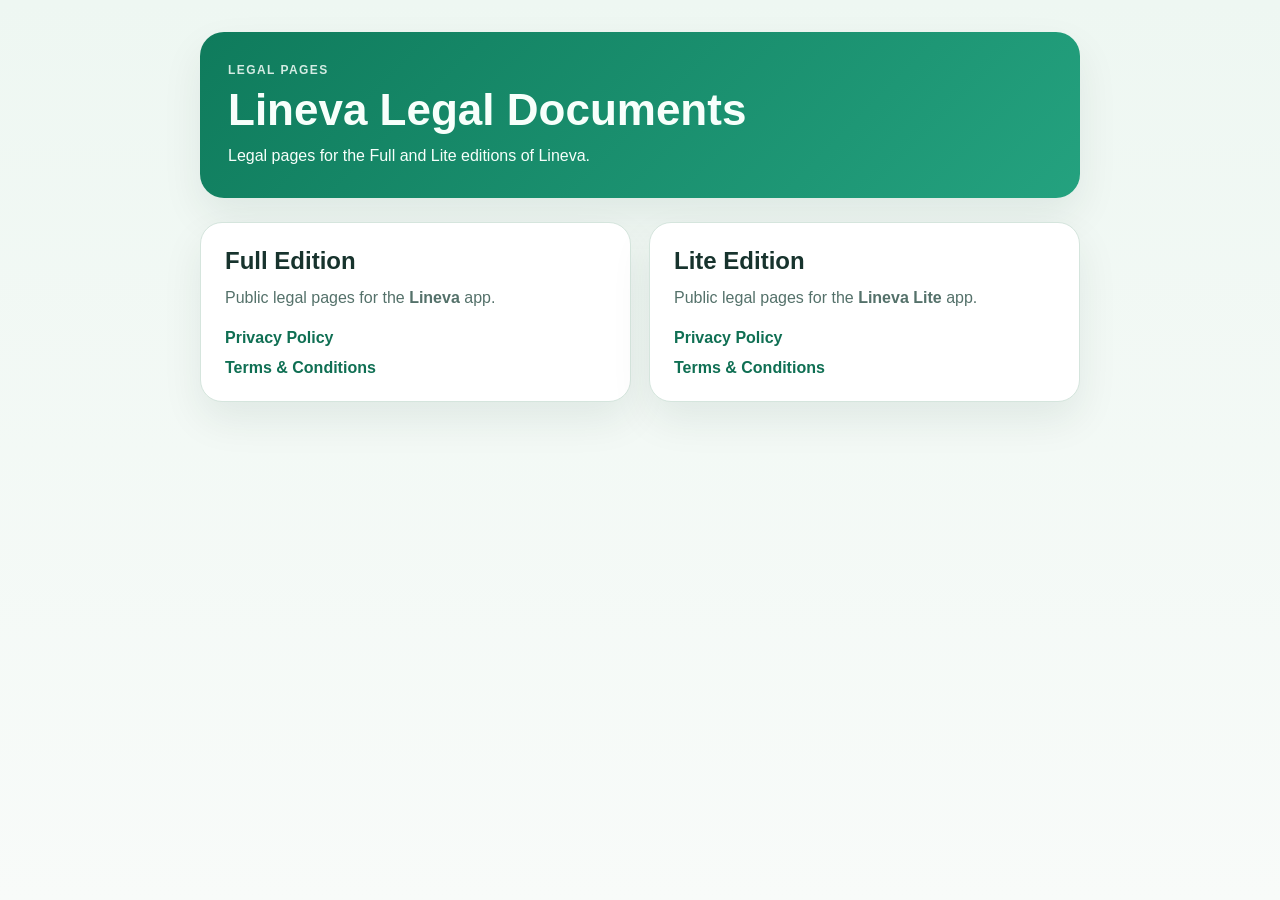
<file: index.html>
<!doctype html>
<html lang="en">

<head>
  <meta charset="utf-8">
  <meta name="viewport" content="width=device-width, initial-scale=1">
  <title>Lineva Legal</title>
  <link rel="stylesheet" href="./styles.css">
</head>

<body>
  <main class="shell shell--home">
    <section class="hero">
      <span class="eyebrow">Legal Pages</span>
      <h1>Lineva Legal Documents</h1>
      <p>Legal pages for the Full and Lite editions of Lineva.</p>
    </section>

    <section class="card-grid">
      <article class="card">
        <h2>Full Edition</h2>
        <p>Public legal pages for the <strong>Lineva</strong> app.</p>
        <nav class="link-list">
          <a href="./privacy-policy-full.html">Privacy Policy</a>
          <a href="./terms-and-conditions-full.html">Terms &amp; Conditions</a>
        </nav>
      </article>

      <article class="card">
        <h2>Lite Edition</h2>
        <p>Public legal pages for the <strong>Lineva Lite</strong> app.</p>
        <nav class="link-list">
          <a href="./privacy-policy-lite.html">Privacy Policy</a>
          <a href="./terms-and-conditions-lite.html">Terms &amp; Conditions</a>
        </nav>
      </article>
    </section>
  </main>
</body>

</html>
</file>
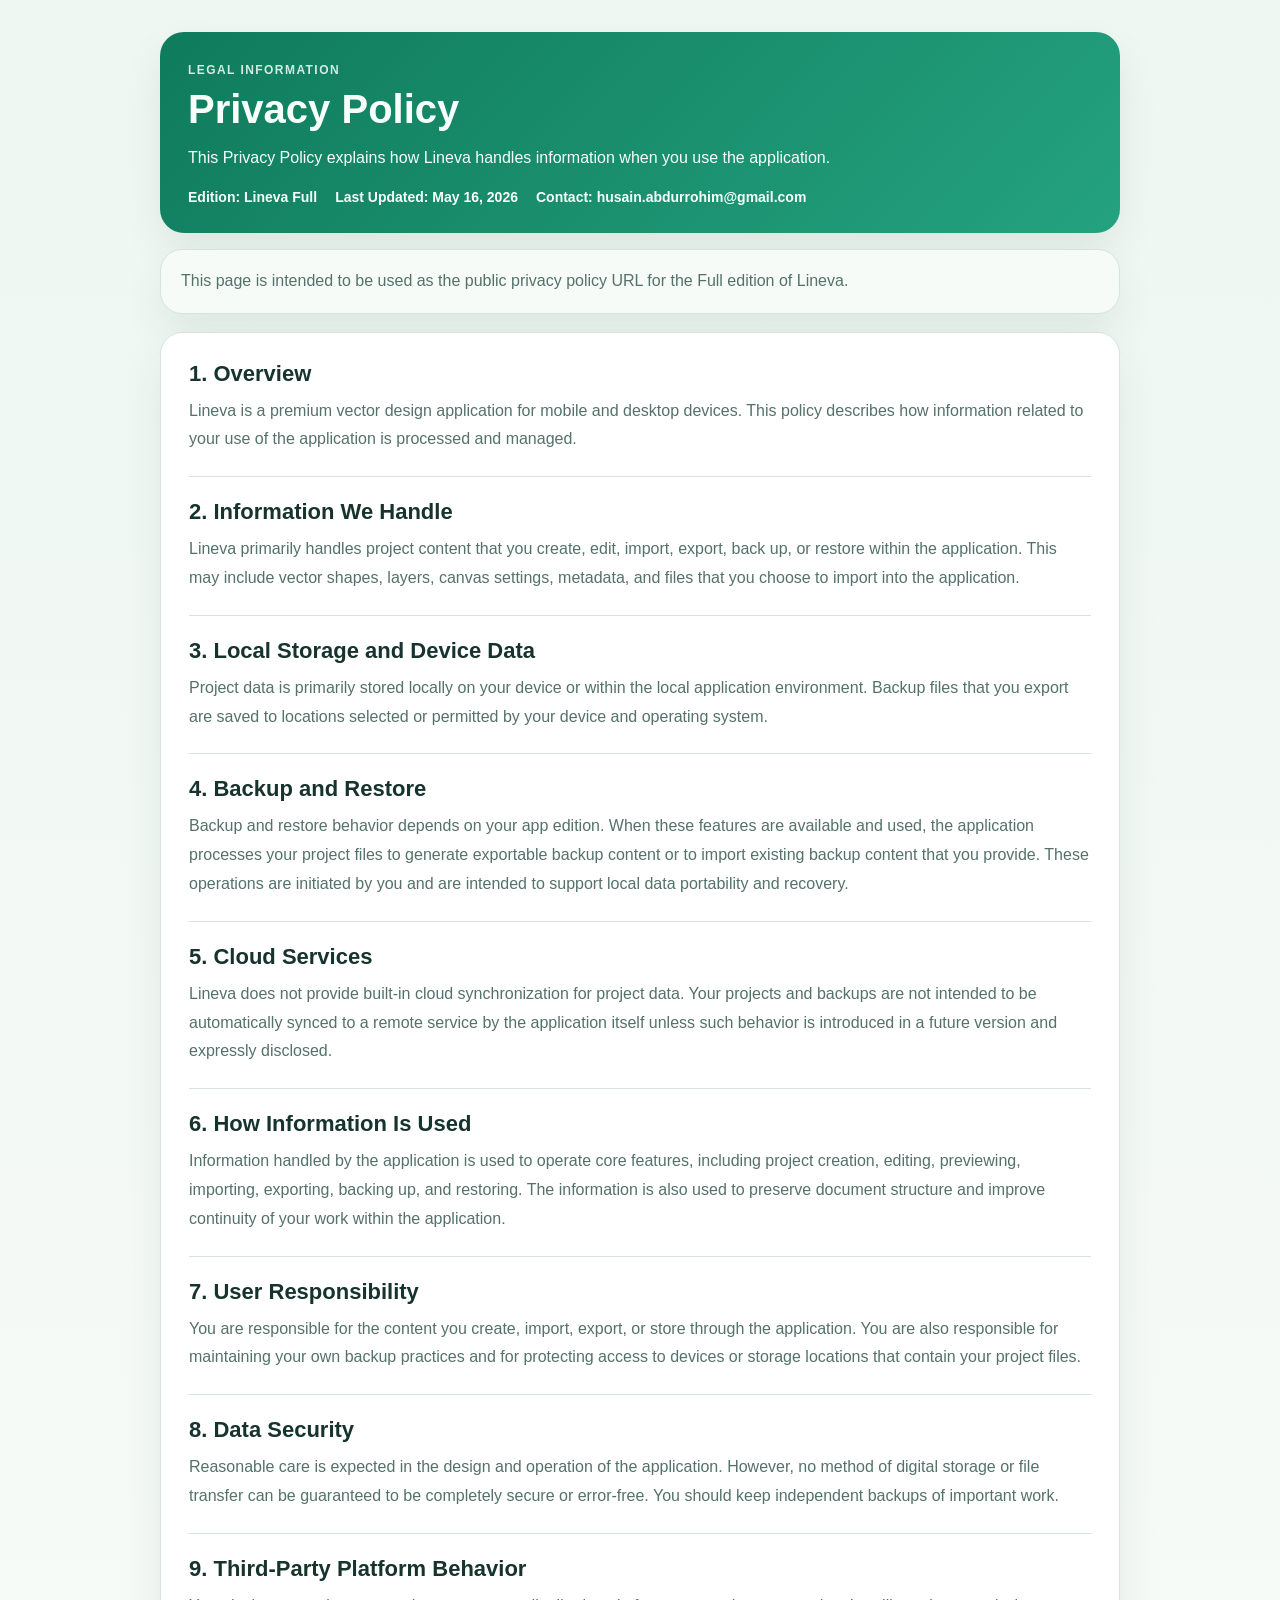
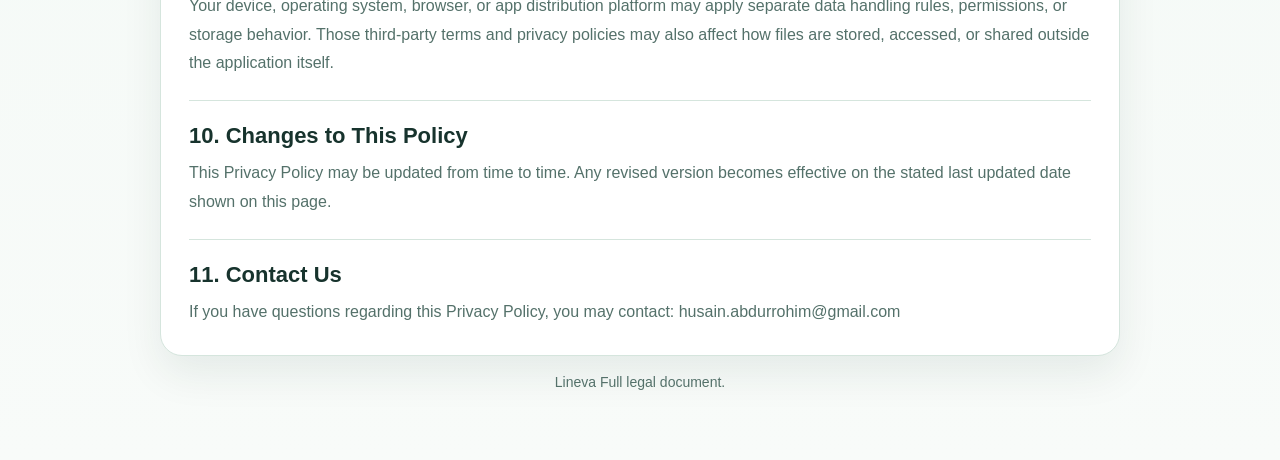
<file: privacy-policy-full.html>
<!doctype html>
<html lang="en">

<head>
  <meta charset="utf-8">
  <meta name="viewport" content="width=device-width, initial-scale=1">
  <title>Lineva Privacy Policy</title>
  <link rel="stylesheet" href="./styles.css">
</head>

<body>
  <main class="shell">
    <section class="legal-hero">
      <span class="eyebrow">Legal Information</span>
      <h1>Privacy Policy</h1>
      <p>This Privacy Policy explains how Lineva handles information when you use the application.</p>
      <div class="meta">
        <span>Edition: Lineva Full</span>
        <span>Last Updated: May 16, 2026</span>
        <span>Contact: husain.abdurrohim@gmail.com</span>
      </div>
    </section>

    <section class="notice">
      <p>This page is intended to be used as the public privacy policy URL for the Full edition of Lineva.</p>
    </section>

    <section class="legal-body">
      <section class="legal-section">
        <h2>1. Overview</h2>
        <p>Lineva is a premium vector design application for mobile and desktop devices. This policy describes how
          information related to your use of the application is processed and managed.</p>
      </section>
      <section class="legal-section">
        <h2>2. Information We Handle</h2>
        <p>Lineva primarily handles project content that you create, edit, import, export, back up, or restore within
          the application. This may include vector shapes, layers, canvas settings, metadata, and files that you choose
          to import into the application.</p>
      </section>
      <section class="legal-section">
        <h2>3. Local Storage and Device Data</h2>
        <p>Project data is primarily stored locally on your device or within the local application environment. Backup
          files that you export are saved to locations selected or permitted by your device and operating system.</p>
      </section>
      <section class="legal-section">
        <h2>4. Backup and Restore</h2>
        <p>Backup and restore behavior depends on your app edition. When these features are available and used, the
          application processes your project files to generate exportable backup content or to import existing backup
          content that you provide. These operations are initiated by you and are intended to support local data
          portability and recovery.</p>
      </section>
      <section class="legal-section">
        <h2>5. Cloud Services</h2>
        <p>Lineva does not provide built-in cloud synchronization for project data. Your projects and backups are not
          intended to be automatically synced to a remote service by the application itself unless such behavior is
          introduced in a future version and expressly disclosed.</p>
      </section>
      <section class="legal-section">
        <h2>6. How Information Is Used</h2>
        <p>Information handled by the application is used to operate core features, including project creation, editing,
          previewing, importing, exporting, backing up, and restoring. The information is also used to preserve document
          structure and improve continuity of your work within the application.</p>
      </section>
      <section class="legal-section">
        <h2>7. User Responsibility</h2>
        <p>You are responsible for the content you create, import, export, or store through the application. You are
          also responsible for maintaining your own backup practices and for protecting access to devices or storage
          locations that contain your project files.</p>
      </section>
      <section class="legal-section">
        <h2>8. Data Security</h2>
        <p>Reasonable care is expected in the design and operation of the application. However, no method of digital
          storage or file transfer can be guaranteed to be completely secure or error-free. You should keep independent
          backups of important work.</p>
      </section>
      <section class="legal-section">
        <h2>9. Third-Party Platform Behavior</h2>
        <p>Your device, operating system, browser, or app distribution platform may apply separate data handling rules,
          permissions, or storage behavior. Those third-party terms and privacy policies may also affect how files are
          stored, accessed, or shared outside the application itself.</p>
      </section>
      <section class="legal-section">
        <h2>10. Changes to This Policy</h2>
        <p>This Privacy Policy may be updated from time to time. Any revised version becomes effective on the stated
          last updated date shown on this page.</p>
      </section>
      <section class="legal-section">
        <h2>11. Contact Us</h2>
        <p>If you have questions regarding this Privacy Policy, you may contact: husain.abdurrohim@gmail.com</p>
      </section>
    </section>

    <p class="footer">Lineva Full legal document.</p>
  </main>
</body>

</html>
</file>
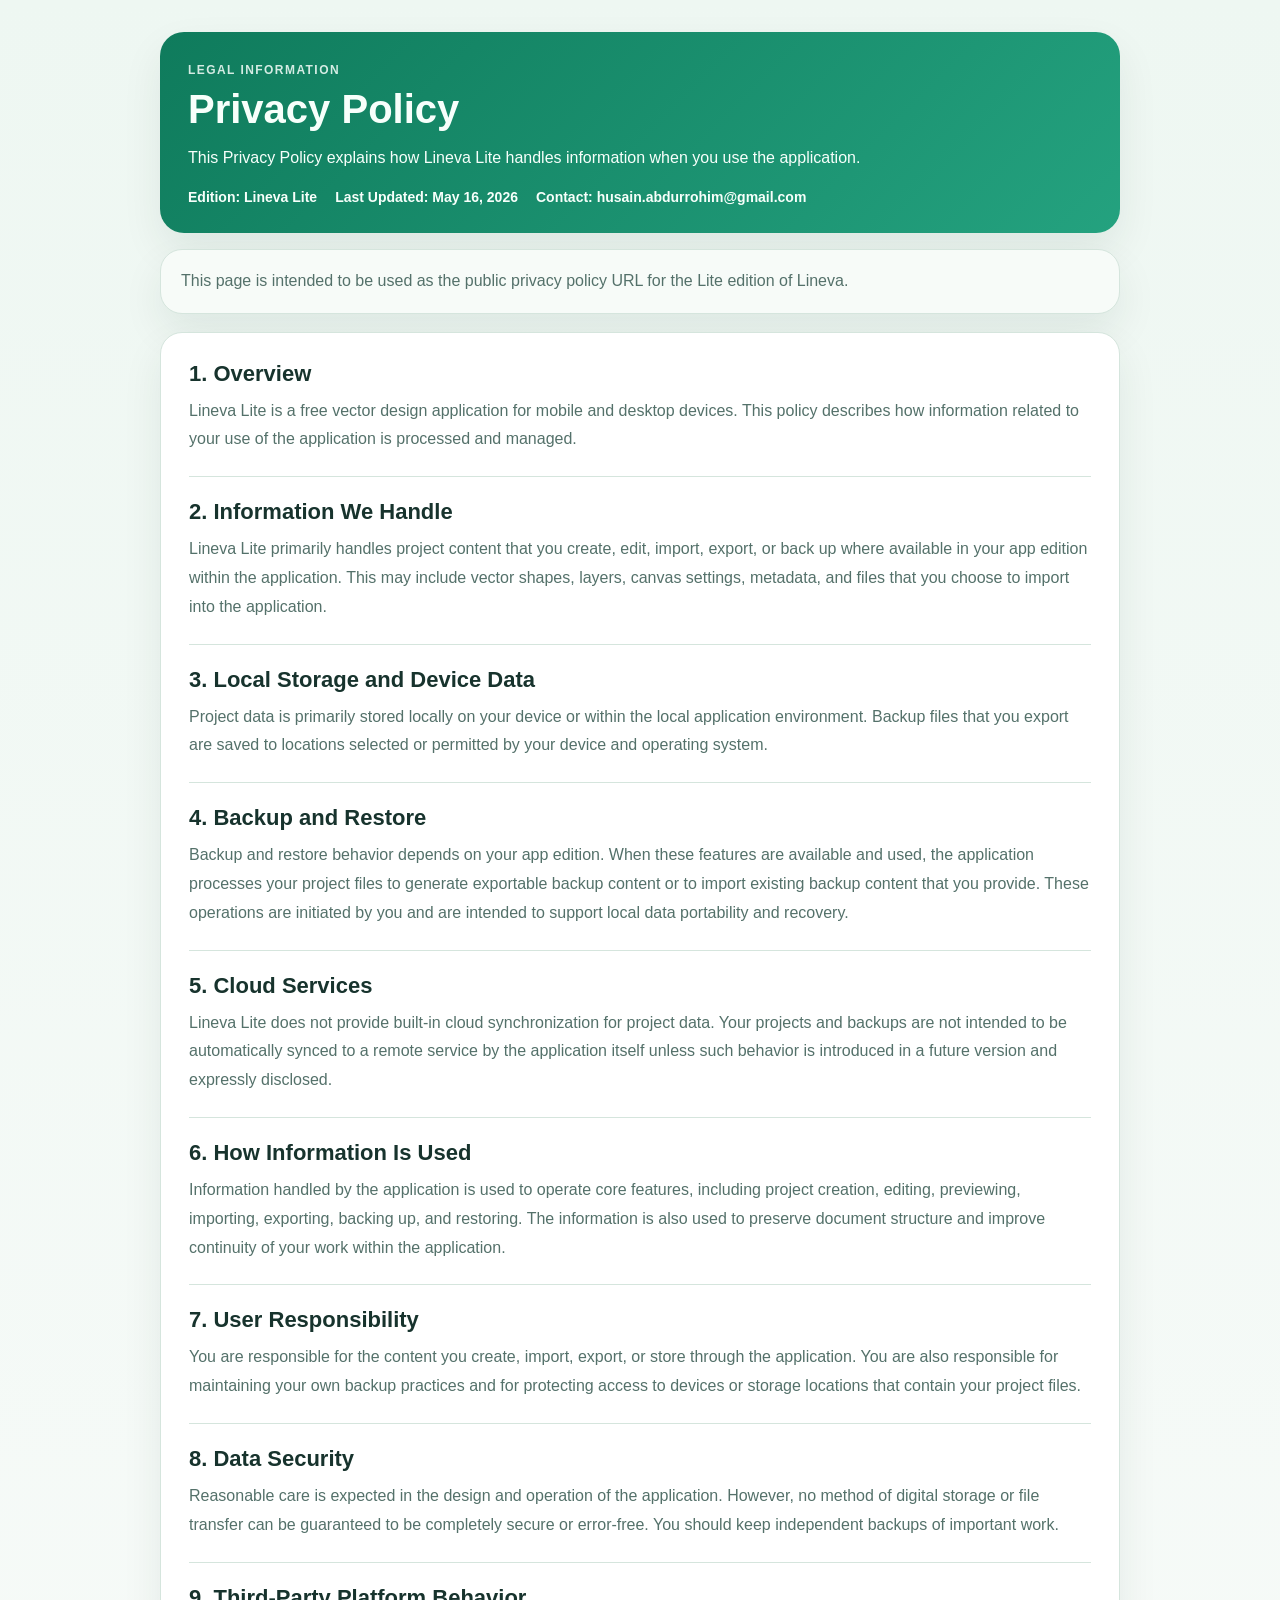
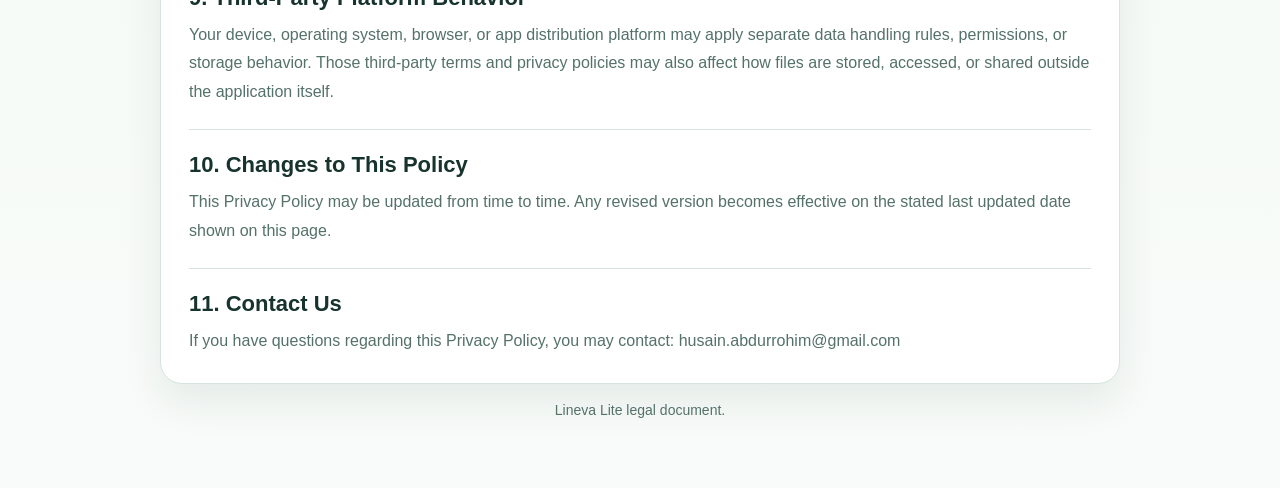
<file: privacy-policy-lite.html>
<!doctype html>
<html lang="en">

<head>
  <meta charset="utf-8">
  <meta name="viewport" content="width=device-width, initial-scale=1">
  <title>Lineva Lite Privacy Policy</title>
  <link rel="stylesheet" href="./styles.css">
</head>

<body>
  <main class="shell">
    <section class="legal-hero">
      <span class="eyebrow">Legal Information</span>
      <h1>Privacy Policy</h1>
      <p>This Privacy Policy explains how Lineva Lite handles information when you use the application.</p>
      <div class="meta">
        <span>Edition: Lineva Lite</span>
        <span>Last Updated: May 16, 2026</span>
        <span>Contact: husain.abdurrohim@gmail.com</span>
      </div>
    </section>

    <section class="notice">
      <p>This page is intended to be used as the public privacy policy URL for the Lite edition of Lineva.</p>
    </section>

    <section class="legal-body">
      <section class="legal-section">
        <h2>1. Overview</h2>
        <p>Lineva Lite is a free vector design application for mobile and desktop devices. This policy describes how
          information related to your use of the application is processed and managed.</p>
      </section>
      <section class="legal-section">
        <h2>2. Information We Handle</h2>
        <p>Lineva Lite primarily handles project content that you create, edit, import, export, or back up where
          available in your app edition within the application. This may include vector shapes, layers, canvas settings,
          metadata, and files that you choose to import into the application.</p>
      </section>
      <section class="legal-section">
        <h2>3. Local Storage and Device Data</h2>
        <p>Project data is primarily stored locally on your device or within the local application environment. Backup
          files that you export are saved to locations selected or permitted by your device and operating system.</p>
      </section>
      <section class="legal-section">
        <h2>4. Backup and Restore</h2>
        <p>Backup and restore behavior depends on your app edition. When these features are available and used, the
          application processes your project files to generate exportable backup content or to import existing backup
          content that you provide. These operations are initiated by you and are intended to support local data
          portability and recovery.</p>
      </section>
      <section class="legal-section">
        <h2>5. Cloud Services</h2>
        <p>Lineva Lite does not provide built-in cloud synchronization for project data. Your projects and backups are
          not intended to be automatically synced to a remote service by the application itself unless such behavior is
          introduced in a future version and expressly disclosed.</p>
      </section>
      <section class="legal-section">
        <h2>6. How Information Is Used</h2>
        <p>Information handled by the application is used to operate core features, including project creation, editing,
          previewing, importing, exporting, backing up, and restoring. The information is also used to preserve document
          structure and improve continuity of your work within the application.</p>
      </section>
      <section class="legal-section">
        <h2>7. User Responsibility</h2>
        <p>You are responsible for the content you create, import, export, or store through the application. You are
          also responsible for maintaining your own backup practices and for protecting access to devices or storage
          locations that contain your project files.</p>
      </section>
      <section class="legal-section">
        <h2>8. Data Security</h2>
        <p>Reasonable care is expected in the design and operation of the application. However, no method of digital
          storage or file transfer can be guaranteed to be completely secure or error-free. You should keep independent
          backups of important work.</p>
      </section>
      <section class="legal-section">
        <h2>9. Third-Party Platform Behavior</h2>
        <p>Your device, operating system, browser, or app distribution platform may apply separate data handling rules,
          permissions, or storage behavior. Those third-party terms and privacy policies may also affect how files are
          stored, accessed, or shared outside the application itself.</p>
      </section>
      <section class="legal-section">
        <h2>10. Changes to This Policy</h2>
        <p>This Privacy Policy may be updated from time to time. Any revised version becomes effective on the stated
          last updated date shown on this page.</p>
      </section>
      <section class="legal-section">
        <h2>11. Contact Us</h2>
        <p>If you have questions regarding this Privacy Policy, you may contact: husain.abdurrohim@gmail.com</p>
      </section>
    </section>

    <p class="footer">Lineva Lite legal document.</p>
  </main>
</body>

</html>
</file>
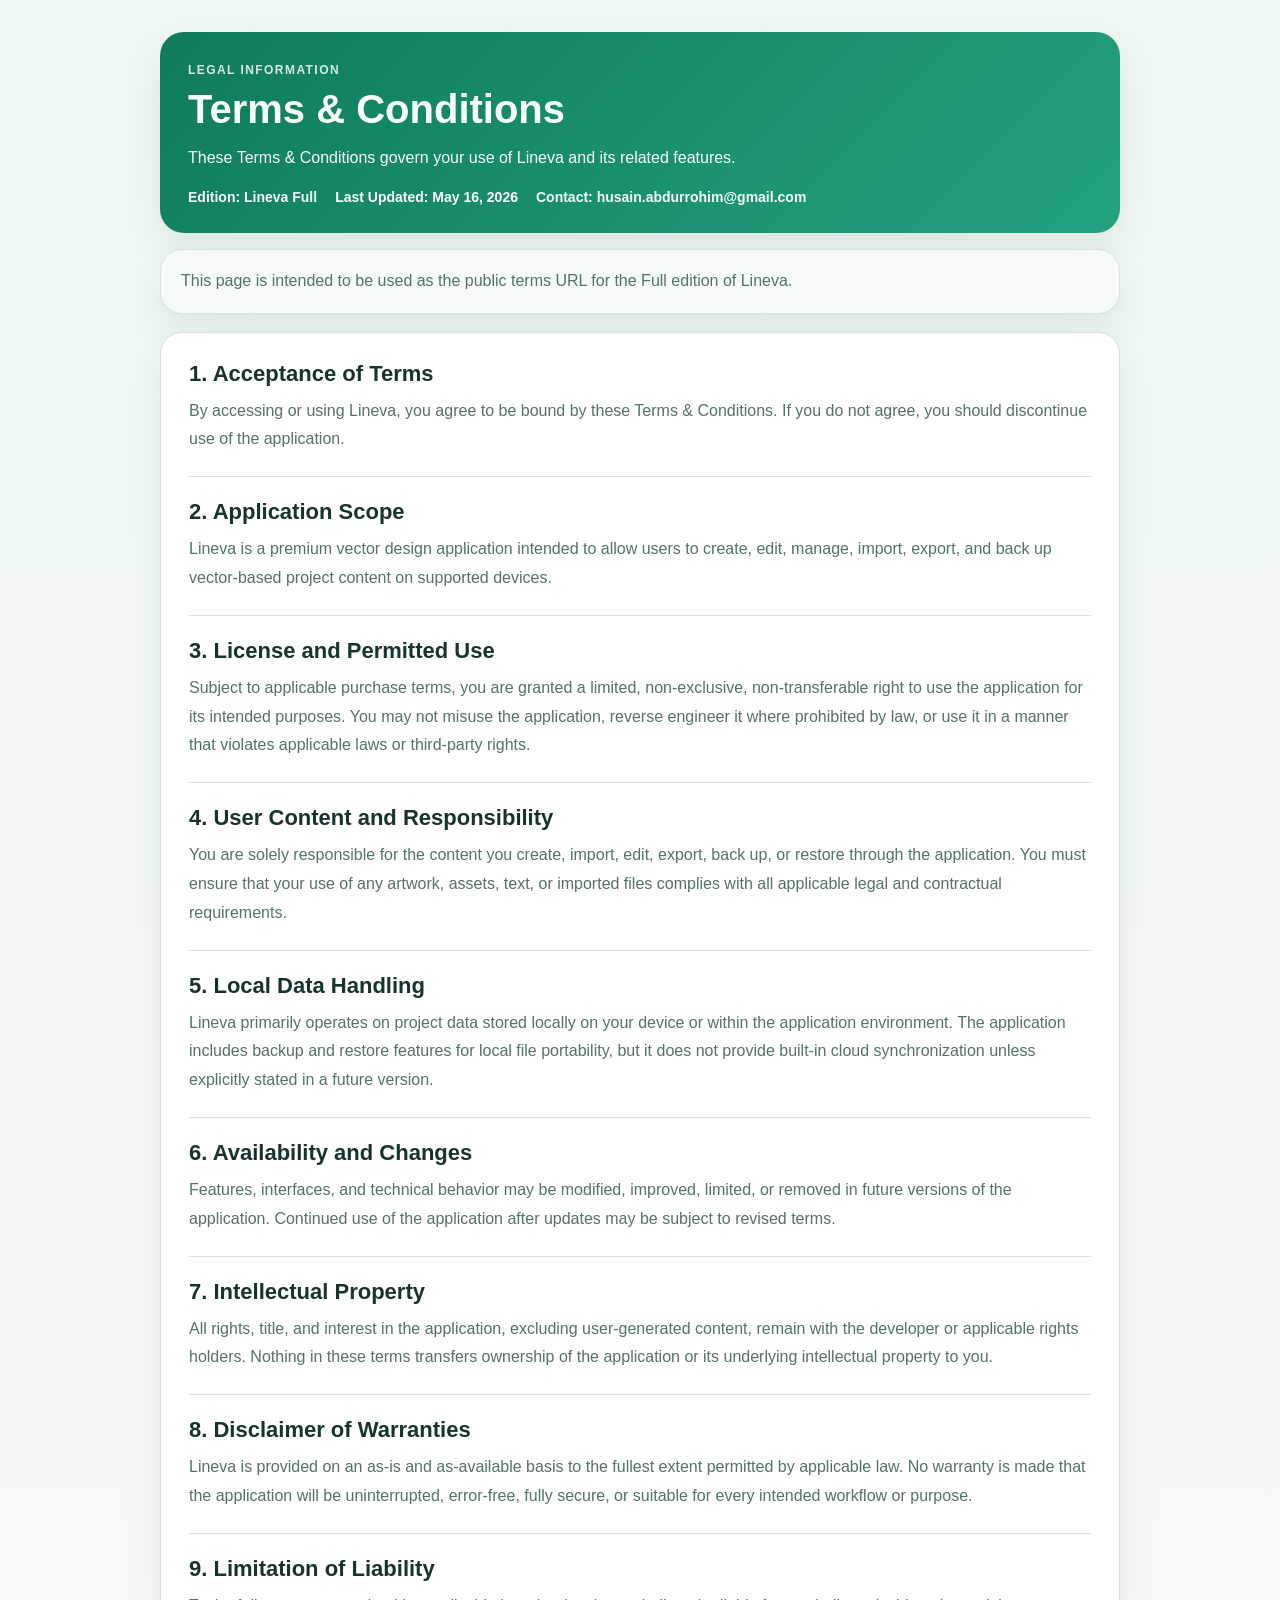
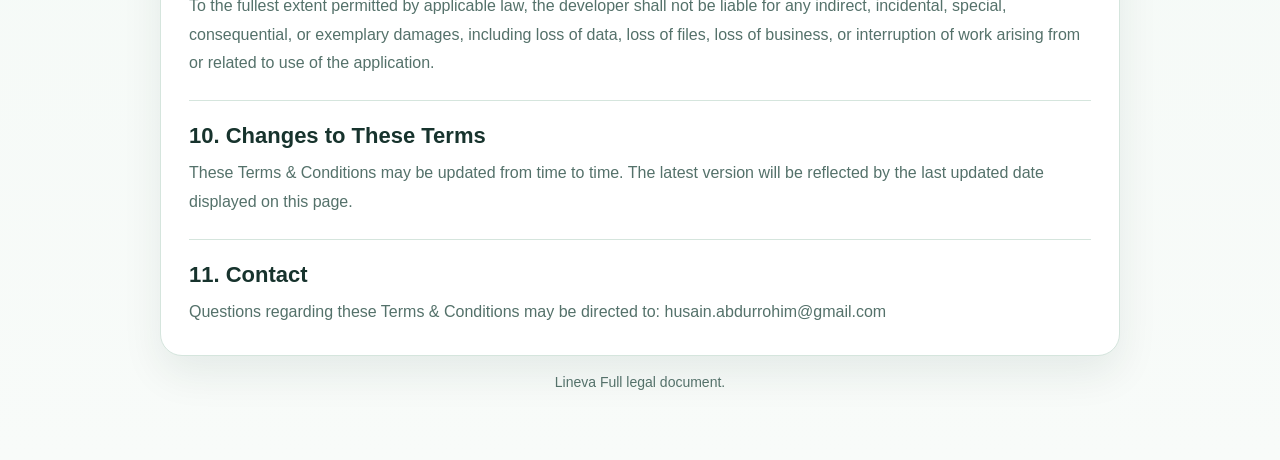
<file: terms-and-conditions-full.html>
<!doctype html>
<html lang="en">

<head>
  <meta charset="utf-8">
  <meta name="viewport" content="width=device-width, initial-scale=1">
  <title>Lineva Terms &amp; Conditions</title>
  <link rel="stylesheet" href="./styles.css">
</head>

<body>
  <main class="shell">
    <section class="legal-hero">
      <span class="eyebrow">Legal Information</span>
      <h1>Terms &amp; Conditions</h1>
      <p>These Terms &amp; Conditions govern your use of Lineva and its related features.</p>
      <div class="meta">
        <span>Edition: Lineva Full</span>
        <span>Last Updated: May 16, 2026</span>
        <span>Contact: husain.abdurrohim@gmail.com</span>
      </div>
    </section>

    <section class="notice">
      <p>This page is intended to be used as the public terms URL for the Full edition of Lineva.</p>
    </section>

    <section class="legal-body">
      <section class="legal-section">
        <h2>1. Acceptance of Terms</h2>
        <p>By accessing or using Lineva, you agree to be bound by these Terms &amp; Conditions. If you do not agree, you
          should discontinue use of the application.</p>
      </section>
      <section class="legal-section">
        <h2>2. Application Scope</h2>
        <p>Lineva is a premium vector design application intended to allow users to create, edit, manage, import,
          export, and back up vector-based project content on supported devices.</p>
      </section>
      <section class="legal-section">
        <h2>3. License and Permitted Use</h2>
        <p>Subject to applicable purchase terms, you are granted a limited, non-exclusive, non-transferable right to use
          the application for its intended purposes. You may not misuse the application, reverse engineer it where
          prohibited by law, or use it in a manner that violates applicable laws or third-party rights.</p>
      </section>
      <section class="legal-section">
        <h2>4. User Content and Responsibility</h2>
        <p>You are solely responsible for the content you create, import, edit, export, back up, or restore through the
          application. You must ensure that your use of any artwork, assets, text, or imported files complies with all
          applicable legal and contractual requirements.</p>
      </section>
      <section class="legal-section">
        <h2>5. Local Data Handling</h2>
        <p>Lineva primarily operates on project data stored locally on your device or within the application
          environment. The application includes backup and restore features for local file portability, but it does not
          provide built-in cloud synchronization unless explicitly stated in a future version.</p>
      </section>
      <section class="legal-section">
        <h2>6. Availability and Changes</h2>
        <p>Features, interfaces, and technical behavior may be modified, improved, limited, or removed in future
          versions of the application. Continued use of the application after updates may be subject to revised terms.
        </p>
      </section>
      <section class="legal-section">
        <h2>7. Intellectual Property</h2>
        <p>All rights, title, and interest in the application, excluding user-generated content, remain with the
          developer or applicable rights holders. Nothing in these terms transfers ownership of the application or its
          underlying intellectual property to you.</p>
      </section>
      <section class="legal-section">
        <h2>8. Disclaimer of Warranties</h2>
        <p>Lineva is provided on an as-is and as-available basis to the fullest extent permitted by applicable law. No
          warranty is made that the application will be uninterrupted, error-free, fully secure, or suitable for every
          intended workflow or purpose.</p>
      </section>
      <section class="legal-section">
        <h2>9. Limitation of Liability</h2>
        <p>To the fullest extent permitted by applicable law, the developer shall not be liable for any indirect,
          incidental, special, consequential, or exemplary damages, including loss of data, loss of files, loss of
          business, or interruption of work arising from or related to use of the application.</p>
      </section>
      <section class="legal-section">
        <h2>10. Changes to These Terms</h2>
        <p>These Terms &amp; Conditions may be updated from time to time. The latest version will be reflected by the
          last updated date displayed on this page.</p>
      </section>
      <section class="legal-section">
        <h2>11. Contact</h2>
        <p>Questions regarding these Terms &amp; Conditions may be directed to: husain.abdurrohim@gmail.com</p>
      </section>
    </section>

    <p class="footer">Lineva Full legal document.</p>
  </main>
</body>

</html>
</file>
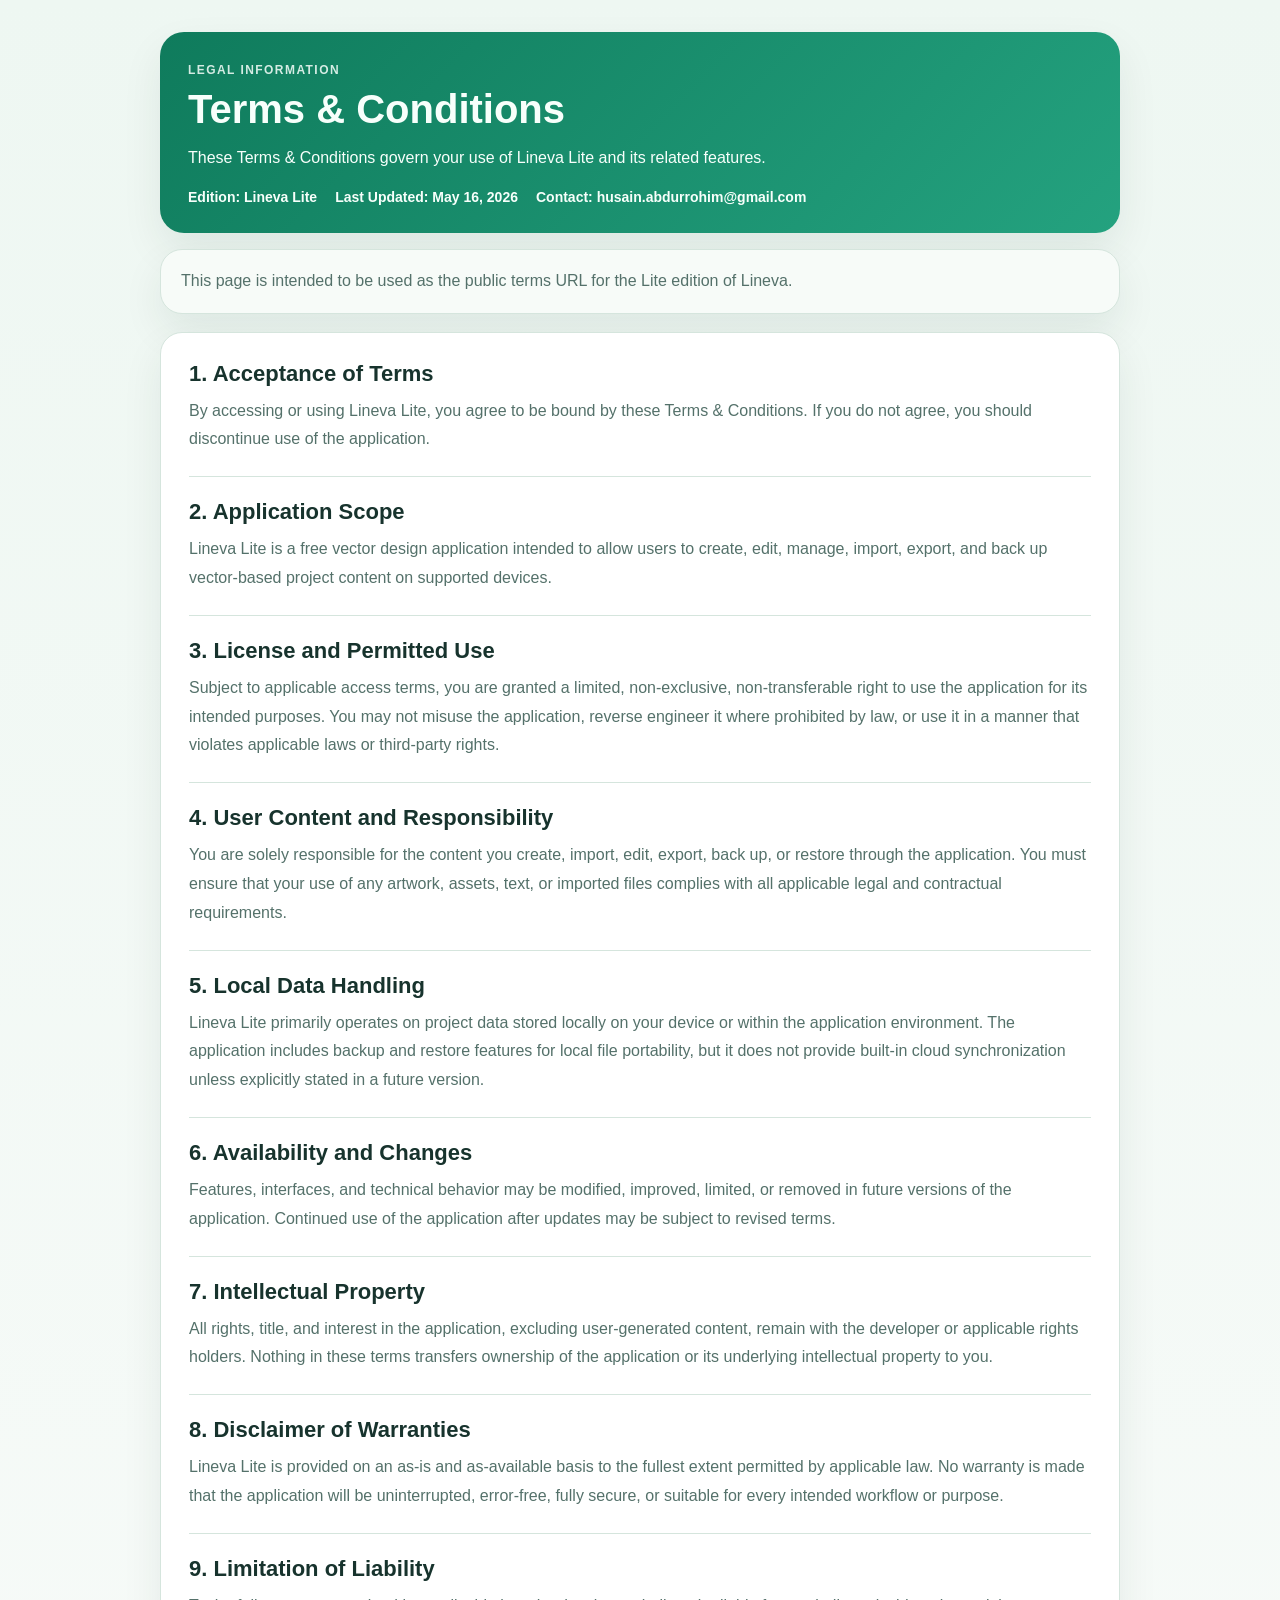
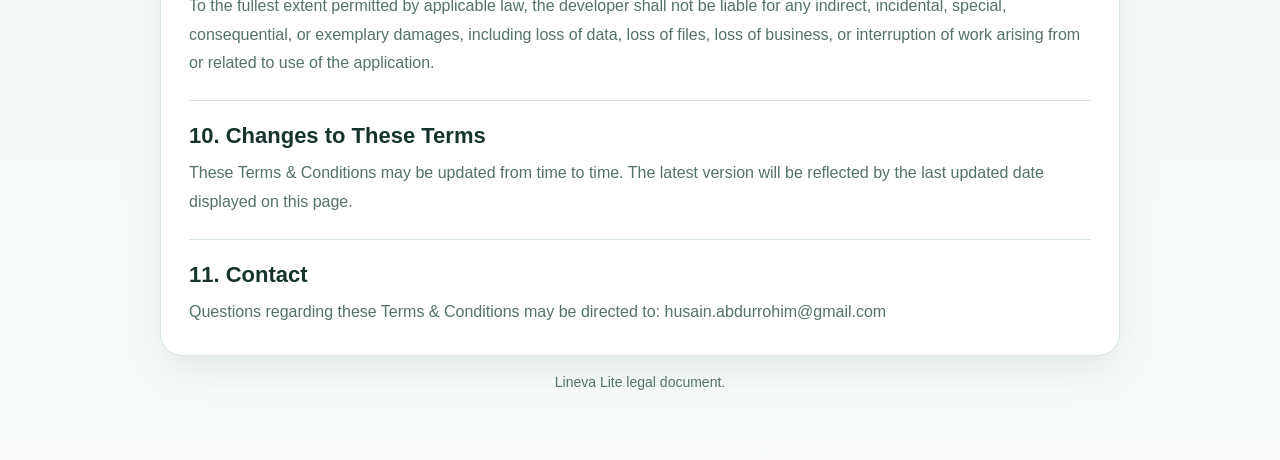
<file: terms-and-conditions-lite.html>
<!doctype html>
<html lang="en">

<head>
  <meta charset="utf-8">
  <meta name="viewport" content="width=device-width, initial-scale=1">
  <title>Lineva Lite Terms &amp; Conditions</title>
  <link rel="stylesheet" href="./styles.css">
</head>

<body>
  <main class="shell">
    <section class="legal-hero">
      <span class="eyebrow">Legal Information</span>
      <h1>Terms &amp; Conditions</h1>
      <p>These Terms &amp; Conditions govern your use of Lineva Lite and its related features.</p>
      <div class="meta">
        <span>Edition: Lineva Lite</span>
        <span>Last Updated: May 16, 2026</span>
        <span>Contact: husain.abdurrohim@gmail.com</span>
      </div>
    </section>

    <section class="notice">
      <p>This page is intended to be used as the public terms URL for the Lite edition of Lineva.</p>
    </section>

    <section class="legal-body">
      <section class="legal-section">
        <h2>1. Acceptance of Terms</h2>
        <p>By accessing or using Lineva Lite, you agree to be bound by these Terms &amp; Conditions. If you do not
          agree, you should discontinue use of the application.</p>
      </section>
      <section class="legal-section">
        <h2>2. Application Scope</h2>
        <p>Lineva Lite is a free vector design application intended to allow users to create, edit, manage, import,
          export, and back up vector-based project content on supported devices.</p>
      </section>
      <section class="legal-section">
        <h2>3. License and Permitted Use</h2>
        <p>Subject to applicable access terms, you are granted a limited, non-exclusive, non-transferable right to use
          the application for its intended purposes. You may not misuse the application, reverse engineer it where
          prohibited by law, or use it in a manner that violates applicable laws or third-party rights.</p>
      </section>
      <section class="legal-section">
        <h2>4. User Content and Responsibility</h2>
        <p>You are solely responsible for the content you create, import, edit, export, back up, or restore through the
          application. You must ensure that your use of any artwork, assets, text, or imported files complies with all
          applicable legal and contractual requirements.</p>
      </section>
      <section class="legal-section">
        <h2>5. Local Data Handling</h2>
        <p>Lineva Lite primarily operates on project data stored locally on your device or within the application
          environment. The application includes backup and restore features for local file portability, but it does not
          provide built-in cloud synchronization unless explicitly stated in a future version.</p>
      </section>
      <section class="legal-section">
        <h2>6. Availability and Changes</h2>
        <p>Features, interfaces, and technical behavior may be modified, improved, limited, or removed in future
          versions of the application. Continued use of the application after updates may be subject to revised terms.
        </p>
      </section>
      <section class="legal-section">
        <h2>7. Intellectual Property</h2>
        <p>All rights, title, and interest in the application, excluding user-generated content, remain with the
          developer or applicable rights holders. Nothing in these terms transfers ownership of the application or its
          underlying intellectual property to you.</p>
      </section>
      <section class="legal-section">
        <h2>8. Disclaimer of Warranties</h2>
        <p>Lineva Lite is provided on an as-is and as-available basis to the fullest extent permitted by applicable law.
          No warranty is made that the application will be uninterrupted, error-free, fully secure, or suitable for
          every intended workflow or purpose.</p>
      </section>
      <section class="legal-section">
        <h2>9. Limitation of Liability</h2>
        <p>To the fullest extent permitted by applicable law, the developer shall not be liable for any indirect,
          incidental, special, consequential, or exemplary damages, including loss of data, loss of files, loss of
          business, or interruption of work arising from or related to use of the application.</p>
      </section>
      <section class="legal-section">
        <h2>10. Changes to These Terms</h2>
        <p>These Terms &amp; Conditions may be updated from time to time. The latest version will be reflected by the
          last updated date displayed on this page.</p>
      </section>
      <section class="legal-section">
        <h2>11. Contact</h2>
        <p>Questions regarding these Terms &amp; Conditions may be directed to: husain.abdurrohim@gmail.com</p>
      </section>
    </section>

    <p class="footer">Lineva Lite legal document.</p>
  </main>
</body>

</html>
</file>
<file: styles.css>
:root {
  color-scheme: light;
  --bg: #eef5f1;
  --surface: #ffffff;
  --surface-soft: #f7fbf8;
  --text: #17332d;
  --muted: #54716a;
  --border: #d5e5dd;
  --accent: #198c68;
  --accent-strong: #0f6f53;
  --shadow: 0 18px 40px rgba(17, 52, 44, 0.08);
}

* {
  box-sizing: border-box;
}

html,
body {
  margin: 0;
  padding: 0;
  font-family: Arial, Helvetica, sans-serif;
  background: linear-gradient(180deg, #eef7f2 0%, #f8fbf9 100%);
  color: var(--text);
}

body {
  min-height: 100vh;
}

.shell {
  width: min(960px, calc(100% - 32px));
  margin: 0 auto;
  padding: 32px 0 56px;
}

.shell--home {
  width: min(880px, calc(100% - 32px));
}

.hero {
  padding: 28px;
  border-radius: 24px;
  background: linear-gradient(135deg, #0f7b5c 0%, #24a27f 100%);
  color: #f7fffb;
  box-shadow: var(--shadow);
}

.eyebrow {
  display: inline-block;
  margin-bottom: 10px;
  font-size: 12px;
  font-weight: 700;
  letter-spacing: 0.12em;
  text-transform: uppercase;
  opacity: 0.85;
}

.hero h1 {
  margin: 0 0 10px;
  font-size: clamp(30px, 5vw, 44px);
  line-height: 1.05;
}

.hero p {
  margin: 0;
  max-width: 680px;
  font-size: 16px;
  line-height: 1.65;
}

.card-grid {
  display: grid;
  grid-template-columns: repeat(auto-fit, minmax(260px, 1fr));
  gap: 18px;
  margin-top: 24px;
}

.card,
.legal-body,
.notice {
  border: 1px solid var(--border);
  border-radius: 22px;
  background: var(--surface);
  box-shadow: var(--shadow);
}

.card {
  padding: 24px;
}

.card h2 {
  margin: 0 0 10px;
  font-size: 24px;
}

.card p {
  margin: 0 0 18px;
  color: var(--muted);
  line-height: 1.65;
}

.link-list {
  display: grid;
  gap: 12px;
}

.link-list a,
.back-link {
  color: var(--accent-strong);
  text-decoration: none;
  font-weight: 700;
}

.link-list a:hover,
.back-link:hover {
  text-decoration: underline;
}

.topbar {
  margin-bottom: 16px;
}

.legal-hero {
  padding: 28px;
  border-radius: 24px;
  background: linear-gradient(135deg, #0f7b5c 0%, #24a27f 100%);
  color: #f7fffb;
  box-shadow: var(--shadow);
}

.legal-hero h1 {
  margin: 0 0 12px;
  font-size: clamp(28px, 4vw, 40px);
}

.legal-hero p {
  margin: 0;
  line-height: 1.7;
}

.meta {
  display: flex;
  flex-wrap: wrap;
  gap: 12px 18px;
  margin-top: 18px;
  font-size: 14px;
  font-weight: 700;
}

.notice {
  margin-top: 16px;
  padding: 18px 20px;
  background: var(--surface-soft);
}

.notice p {
  margin: 0;
  color: var(--muted);
  line-height: 1.65;
}

.legal-body {
  margin-top: 18px;
  padding: 28px;
}

.legal-section + .legal-section {
  margin-top: 22px;
  padding-top: 22px;
  border-top: 1px solid var(--border);
}

.legal-section h2 {
  margin: 0 0 10px;
  font-size: 22px;
}

.legal-section p {
  margin: 0;
  color: var(--muted);
  line-height: 1.8;
}

.footer {
  margin-top: 18px;
  font-size: 14px;
  color: var(--muted);
  text-align: center;
}

@media (max-width: 640px) {
  .shell {
    width: min(100% - 20px, 960px);
    padding: 20px 0 36px;
  }

  .hero,
  .legal-hero,
  .legal-body,
  .card,
  .notice {
    border-radius: 18px;
  }

  .hero,
  .legal-hero,
  .legal-body,
  .card {
    padding: 20px;
  }
}
</file>
